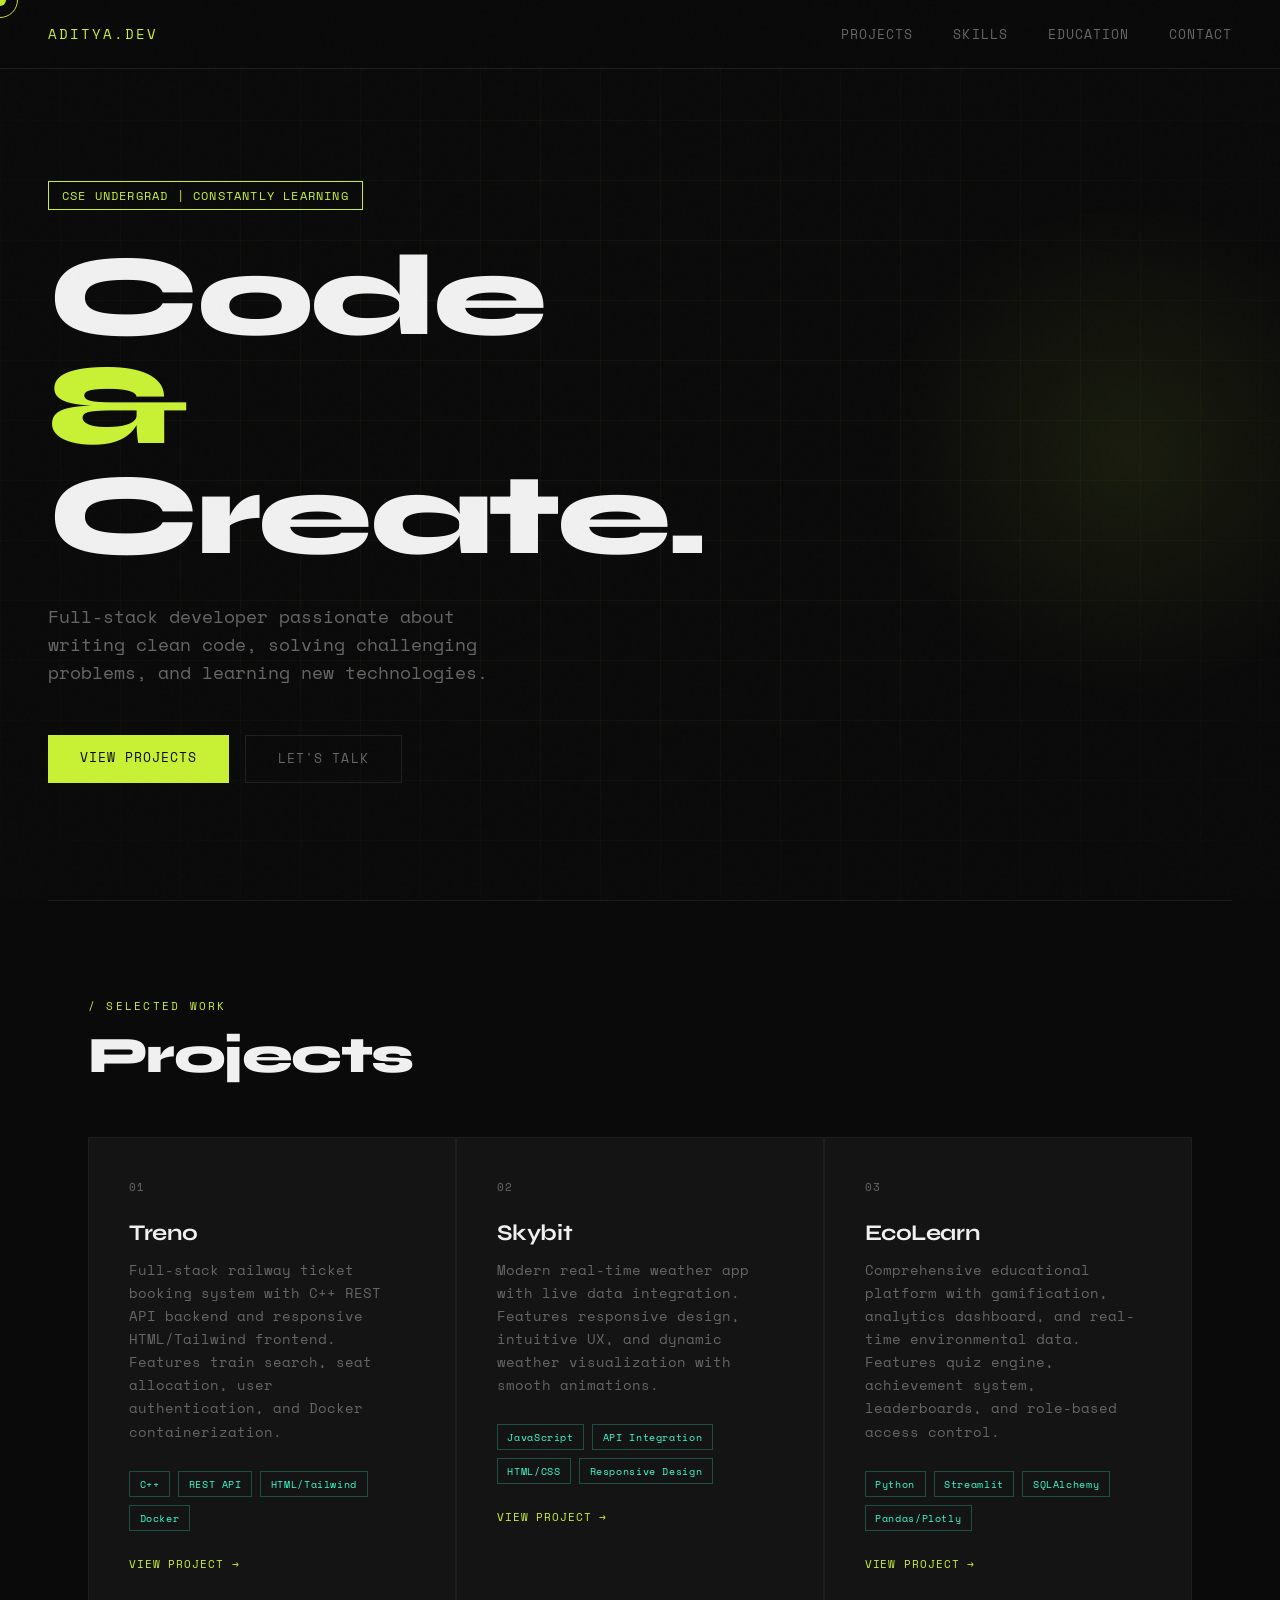
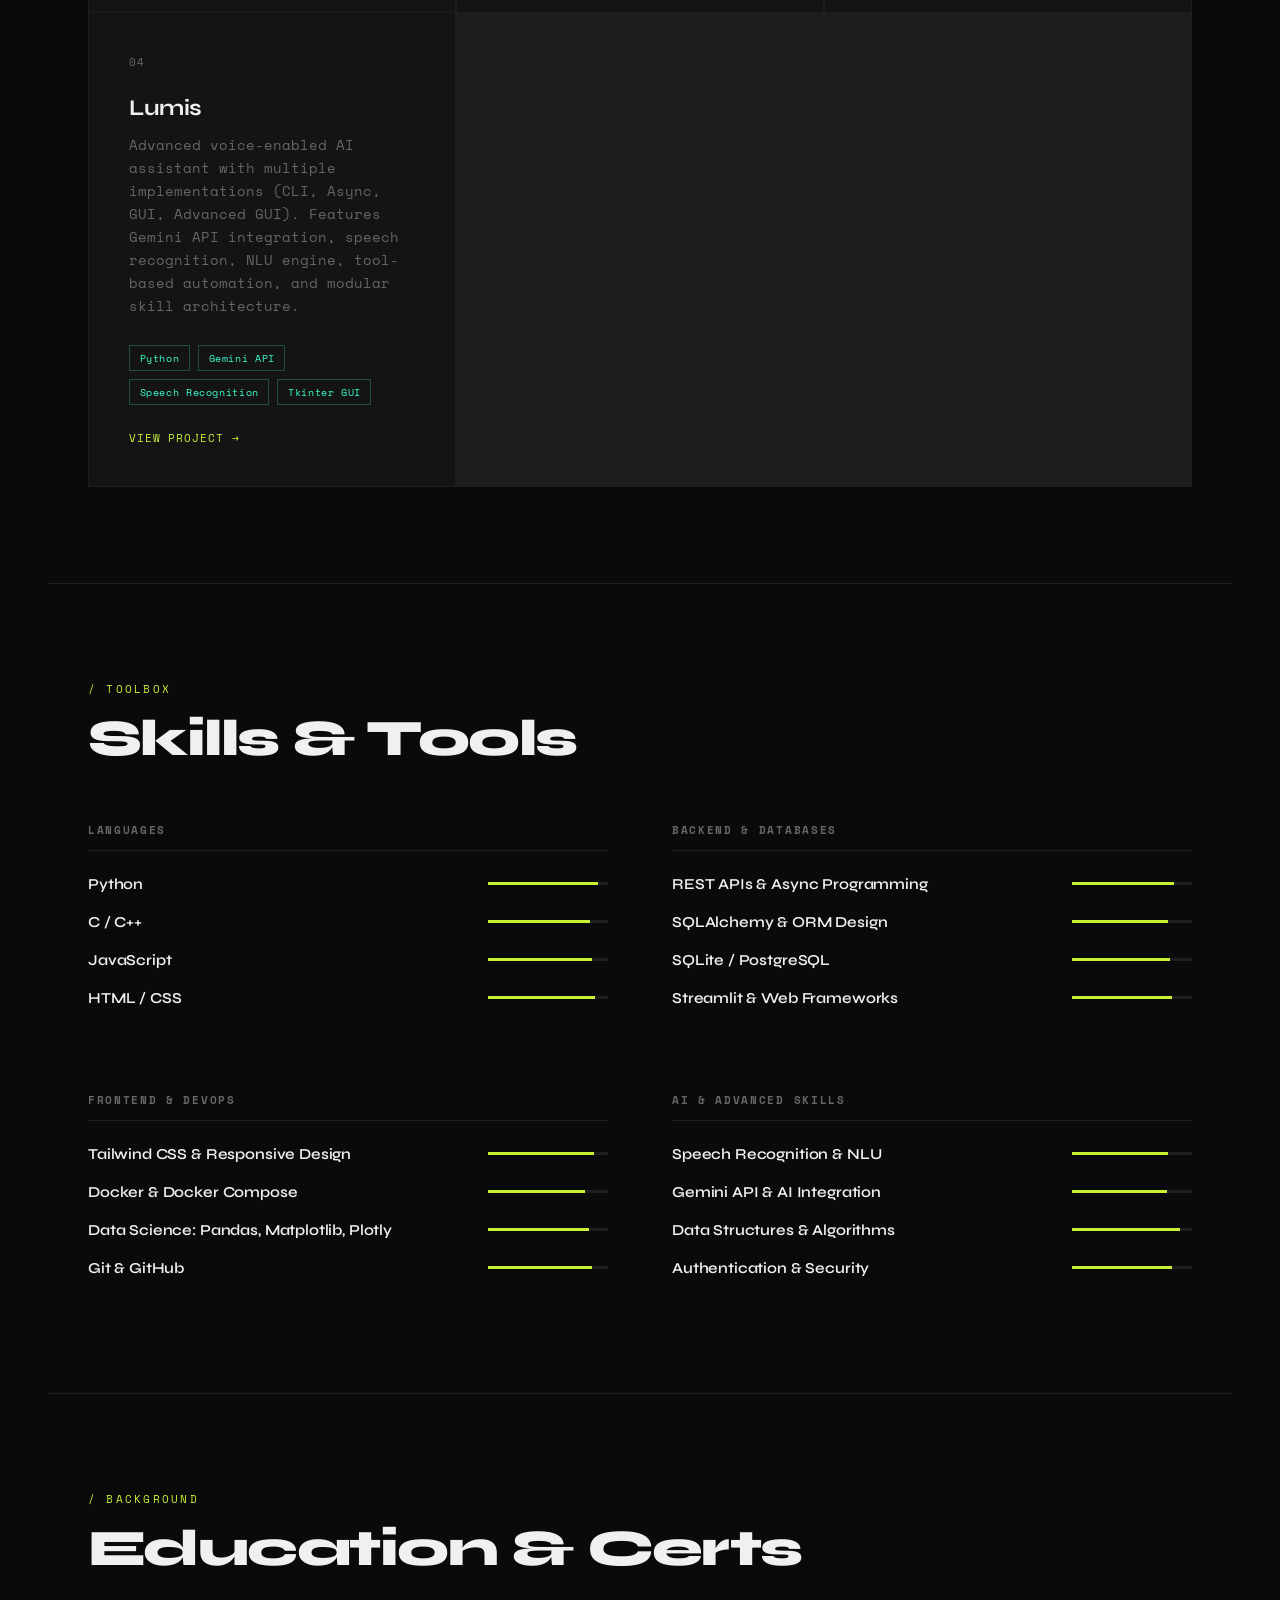
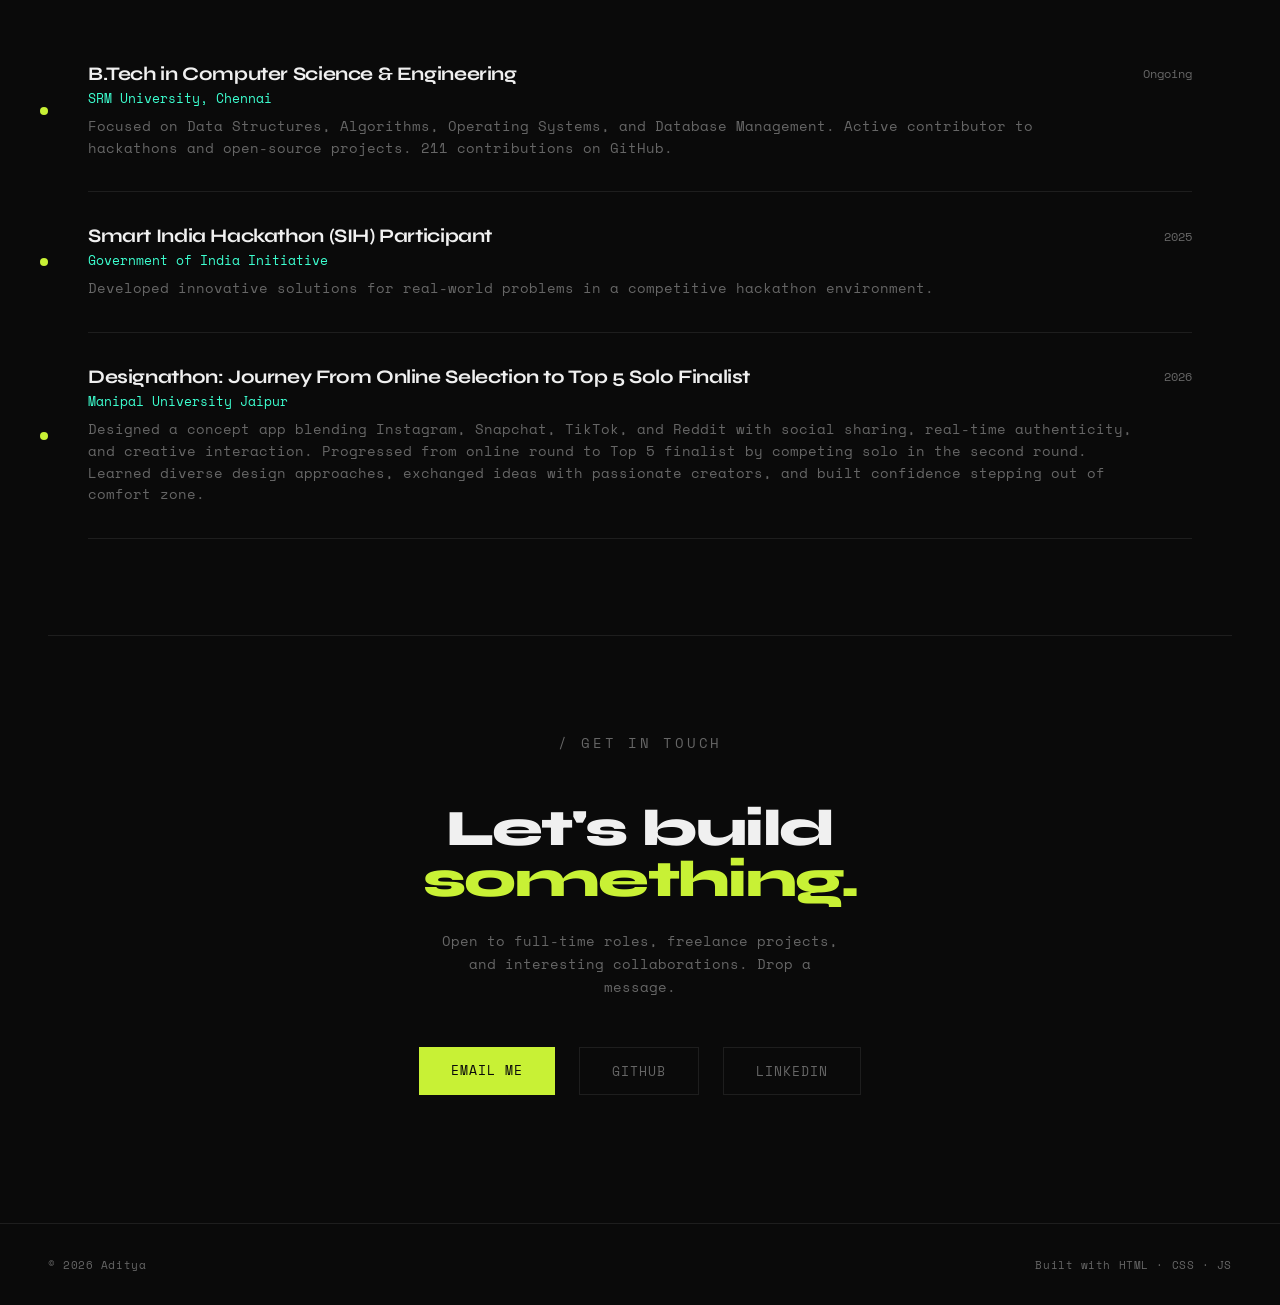
<file: index.html>
<!DOCTYPE html>
<html lang="en">
<head>
  <meta charset="UTF-8">
  <meta name="viewport" content="width=device-width, initial-scale=1.0">
  <title>Aditya</title>
  <link href="https://fonts.googleapis.com/css2?family=Space+Mono:wght@400;700&family=Syne:wght@400;600;700;800&display=swap" rel="stylesheet">
  <link rel="stylesheet" href="styles.css">
</head>
<body>

<div class="cursor" id="cursor"></div>
<div class="cursor-ring" id="cursorRing"></div>

<nav>
  <div class="nav-logo">Aditya.dev</div>
  <div class="nav-links">
    <a href="#projects">Projects</a>
    <a href="#skills">Skills</a>
    <a href="#education">Education</a>
    <a href="#contact">Contact</a>
  </div>
</nav>

<main>
  <!-- HERO -->
  <div class="hero">
    <div class="hero-grid"></div>
    <div class="blob"></div>
    <div class="hero-content">
      <span class="hero-tag">CSE Undergrad | Constantly Learning</span>
      <h1>Code<br><span>&amp;</span><br>Create.</h1>
      <p class="hero-sub">Full-stack developer passionate about writing clean code, solving challenging problems, and learning new technologies.</p>
      <div class="hero-cta">
        <a href="#projects" class="btn btn-primary">View Projects</a>
        <a href="#contact" class="btn btn-ghost">Let's Talk</a>
      </div>
    </div>
  </div>

  <hr class="divider">

  <!-- PROJECTS -->
  <section id="projects">
    <div class="reveal">
      <p class="section-label">/ Selected work</p>
      <h2 class="section-title">Projects</h2>
    </div>
    <div class="projects-grid reveal">

      <div class="project-card">
        <div class="project-num">01</div>
        <h3>Treno</h3>
        <p>Full-stack railway ticket booking system with C++ REST API backend and responsive HTML/Tailwind frontend. Features train search, seat allocation, user authentication, and Docker containerization.</p>
        <div class="project-tags">
          <span class="tag">C++</span>
          <span class="tag">REST API</span>
          <span class="tag">HTML/Tailwind</span>
          <span class="tag">Docker</span>
        </div>
        <a href="https://github.com/RaoAdii/Treno" target="_blank" class="project-link">View Project</a>
      </div>

      <div class="project-card">
        <div class="project-num">02</div>
        <h3>Skybit</h3>
        <p>Modern real-time weather app with live data integration. Features responsive design, intuitive UX, and dynamic weather visualization with smooth animations.</p>
        <div class="project-tags">
          <span class="tag">JavaScript</span>
          <span class="tag">API Integration</span>
          <span class="tag">HTML/CSS</span>
          <span class="tag">Responsive Design</span>
        </div>
        <a href="https://github.com/RaoAdii/Skybit" target="_blank" class="project-link">View Project</a>
      </div>

      <div class="project-card">
        <div class="project-num">03</div>
        <h3>EcoLearn</h3>
        <p>Comprehensive educational platform with gamification, analytics dashboard, and real-time environmental data. Features quiz engine, achievement system, leaderboards, and role-based access control.</p>
        <div class="project-tags">
          <span class="tag">Python</span>
          <span class="tag">Streamlit</span>
          <span class="tag">SQLAlchemy</span>
          <span class="tag">Pandas/Plotly</span>
        </div>
        <a href="https://github.com/RaoAdii/EcoLearn" target="_blank" class="project-link">View Project</a>
      </div>

      <div class="project-card">
        <div class="project-num">04</div>
        <h3>Lumis</h3>
        <p>Advanced voice-enabled AI assistant with multiple implementations (CLI, Async, GUI, Advanced GUI). Features Gemini API integration, speech recognition, NLU engine, tool-based automation, and modular skill architecture.</p>
        <div class="project-tags">
          <span class="tag">Python</span>
          <span class="tag">Gemini API</span>
          <span class="tag">Speech Recognition</span>
          <span class="tag">Tkinter GUI</span>
        </div>
        <a href="https://github.com/RaoAdii/Lumis" target="_blank" class="project-link">View Project</a>
      </div>

    </div>
  </section>

  <hr class="divider">

  <!-- SKILLS -->
  <section id="skills">
    <div class="reveal">
      <p class="section-label">/ Toolbox</p>
      <h2 class="section-title">Skills &amp; Tools</h2>
    </div>
    <div class="skills-wrapper reveal">
      <div class="skill-group">
        <h4>Languages</h4>
        <div class="skill-item">
          <span class="skill-name">Python</span>
          <div class="skill-bar-wrap"><div class="skill-bar" style="--w:92%"></div></div>
        </div>
        <div class="skill-item">
          <span class="skill-name">C / C++</span>
          <div class="skill-bar-wrap"><div class="skill-bar" style="--w:85%"></div></div>
        </div>
        <div class="skill-item">
          <span class="skill-name">JavaScript</span>
          <div class="skill-bar-wrap"><div class="skill-bar" style="--w:87%"></div></div>
        </div>
        <div class="skill-item">
          <span class="skill-name">HTML / CSS</span>
          <div class="skill-bar-wrap"><div class="skill-bar" style="--w:89%"></div></div>
        </div>
      </div>
      <div class="skill-group">
        <h4>Backend &amp; Databases</h4>
        <div class="skill-item">
          <span class="skill-name">REST APIs &amp; Async Programming</span>
          <div class="skill-bar-wrap"><div class="skill-bar" style="--w:85%"></div></div>
        </div>
        <div class="skill-item">
          <span class="skill-name">SQLAlchemy &amp; ORM Design</span>
          <div class="skill-bar-wrap"><div class="skill-bar" style="--w:80%"></div></div>
        </div>
        <div class="skill-item">
          <span class="skill-name">SQLite / PostgreSQL</span>
          <div class="skill-bar-wrap"><div class="skill-bar" style="--w:82%"></div></div>
        </div>
        <div class="skill-item">
          <span class="skill-name">Streamlit &amp; Web Frameworks</span>
          <div class="skill-bar-wrap"><div class="skill-bar" style="--w:83%"></div></div>
        </div>
      </div>
      <div class="skill-group">
        <h4>Frontend &amp; DevOps</h4>
        <div class="skill-item">
          <span class="skill-name">Tailwind CSS &amp; Responsive Design</span>
          <div class="skill-bar-wrap"><div class="skill-bar" style="--w:88%"></div></div>
        </div>
        <div class="skill-item">
          <span class="skill-name">Docker &amp; Docker Compose</span>
          <div class="skill-bar-wrap"><div class="skill-bar" style="--w:81%"></div></div>
        </div>
        <div class="skill-item">
          <span class="skill-name">Data Science: Pandas, Matplotlib, Plotly</span>
          <div class="skill-bar-wrap"><div class="skill-bar" style="--w:84%"></div></div>
        </div>
        <div class="skill-item">
          <span class="skill-name">Git &amp; GitHub</span>
          <div class="skill-bar-wrap"><div class="skill-bar" style="--w:87%"></div></div>
        </div>
      </div>
      <div class="skill-group">
        <h4>AI &amp; Advanced Skills</h4>
        <div class="skill-item">
          <span class="skill-name">Speech Recognition &amp; NLU</span>
          <div class="skill-bar-wrap"><div class="skill-bar" style="--w:80%"></div></div>
        </div>
        <div class="skill-item">
          <span class="skill-name">Gemini API &amp; AI Integration</span>
          <div class="skill-bar-wrap"><div class="skill-bar" style="--w:79%"></div></div>
        </div>
        <div class="skill-item">
          <span class="skill-name">Data Structures &amp; Algorithms</span>
          <div class="skill-bar-wrap"><div class="skill-bar" style="--w:90%"></div></div>
        </div>
        <div class="skill-item">
          <span class="skill-name">Authentication &amp; Security</span>
          <div class="skill-bar-wrap"><div class="skill-bar" style="--w:83%"></div></div>
        </div>
      </div>
    </div>
  </section>

  <hr class="divider">

  <!-- EDUCATION -->
  <section id="education">
    <div class="reveal">
      <p class="section-label">/ Background</p>
      <h2 class="section-title">Education &amp; Certs</h2>
    </div>
    <div class="edu-list reveal">

      <div class="edu-item">
        <div>
          <div class="edu-degree">B.Tech in Computer Science &amp; Engineering</div>
          <div class="edu-school">SRM University, Chennai</div>
          <div class="edu-desc">Focused on Data Structures, Algorithms, Operating Systems, and Database Management. Active contributor to hackathons and open-source projects. 211 contributions on GitHub.</div>
        </div>
        <div class="edu-year">Ongoing</div>
      </div>

      <div class="edu-item">
        <div>
          <div class="edu-degree">Smart India Hackathon (SIH) Participant</div>
          <div class="edu-school">Government of India Initiative</div>
          <div class="edu-desc">Developed innovative solutions for real-world problems in a competitive hackathon environment.</div>
        </div>
        <div class="edu-year">2025</div>
      </div>

      <div class="edu-item">
        <div>
          <div class="edu-degree">Designathon: Journey From Online Selection to Top 5 Solo Finalist</div>
          <div class="edu-school">Manipal University Jaipur</div>
          <div class="edu-desc">Designed a concept app blending Instagram, Snapchat, TikTok, and Reddit with social sharing, real-time authenticity, and creative interaction. Progressed from online round to Top 5 finalist by competing solo in the second round. Learned diverse design approaches, exchanged ideas with passionate creators, and built confidence stepping out of comfort zone.</div>
        </div>
        <div class="edu-year">2026</div>
      </div>

    </div>
  </section>

  <hr class="divider">

  <!-- CONTACT -->
  <section id="contact">
    <div class="reveal">
      <p class="section-label">/ Get in touch</p>
      <h2 class="section-title">Let's build<br><span style="color:var(--accent)">something.</span></h2>
      <p>Open to full-time roles, freelance projects, and interesting collaborations. Drop a message.</p>
      <div class="contact-links">
        <a href="mailto:ceaser.adi00@gmail.com" class="btn btn-primary">Email Me</a>
        <a href="https://github.com/RaoAdii" target="_blank" class="btn btn-ghost">GitHub</a>
        <a href="https://linkedin.com/in/aditya950" target="_blank" class="btn btn-ghost">LinkedIn</a>
      </div>
    </div>
  </section>
</main>

<footer>
  <span>© 2026 Aditya</span>
  <span>Built with HTML · CSS · JS</span>
</footer>

<script src="script.js"></script>
</body>
</html>
</file>
<file: styles.css>
:root {
  --bg: #0a0a0a;
  --surface: #111111;
  --border: #1e1e1e;
  --accent: #c8f135;
  --accent2: #3dffd0;
  --text: #f0f0f0;
  --muted: #666;
  --card: #141414;
}

*, *::before, *::after { box-sizing: border-box; margin: 0; padding: 0; }

html { scroll-behavior: smooth; }

body {
  background: var(--bg);
  color: var(--text);
  font-family: 'Syne', sans-serif;
  overflow-x: hidden;
  cursor: none;
}

/* Custom cursor */
.cursor {
  width: 12px; height: 12px;
  background: var(--accent);
  border-radius: 50%;
  position: fixed;
  pointer-events: none;
  z-index: 9999;
  transition: transform 0.15s ease, opacity 0.2s;
  mix-blend-mode: difference;
}
.cursor-ring {
  width: 36px; height: 36px;
  border: 1.5px solid var(--accent);
  border-radius: 50%;
  position: fixed;
  pointer-events: none;
  z-index: 9998;
  transition: transform 0.35s cubic-bezier(.23,1,.32,1), opacity 0.2s;
  mix-blend-mode: difference;
}

/* Noise overlay */
body::before {
  content: '';
  position: fixed;
  inset: 0;
  background-image: url("data:image/svg+xml,%3Csvg viewBox='0 0 256 256' xmlns='http://www.w3.org/2000/svg'%3E%3Cfilter id='noise'%3E%3CfeTurbulence type='fractalNoise' baseFrequency='0.9' numOctaves='4' stitchTiles='stitch'/%3E%3C/filter%3E%3Crect width='100%25' height='100%25' filter='url(%23noise)' opacity='0.04'/%3E%3C/svg%3E");
  pointer-events: none;
  z-index: 1000;
  opacity: 0.4;
}

/* NAV */
nav {
  position: fixed; top: 0; left: 0; right: 0;
  z-index: 100;
  padding: 1.5rem 3rem;
  display: flex; justify-content: space-between; align-items: center;
  border-bottom: 1px solid var(--border);
  background: rgba(10,10,10,0.85);
  backdrop-filter: blur(12px);
}
.nav-logo {
  font-family: 'Space Mono', monospace;
  font-size: 0.85rem;
  color: var(--accent);
  letter-spacing: 0.15em;
  text-transform: uppercase;
}
.nav-links { display: flex; gap: 2.5rem; }
.nav-links a {
  color: var(--muted);
  text-decoration: none;
  font-size: 0.8rem;
  font-family: 'Space Mono', monospace;
  letter-spacing: 0.08em;
  text-transform: uppercase;
  transition: color 0.2s;
}
.nav-links a:hover { color: var(--accent); }

/* HERO */
.hero {
  min-height: 100vh;
  display: flex; align-items: center;
  padding: 8rem 3rem 4rem;
  position: relative;
  overflow: hidden;
}
.hero-grid {
  position: absolute; inset: 0;
  background-image:
    linear-gradient(rgba(200,241,53,0.04) 1px, transparent 1px),
    linear-gradient(90deg, rgba(200,241,53,0.04) 1px, transparent 1px);
  background-size: 60px 60px;
  mask-image: radial-gradient(ellipse 80% 80% at 50% 50%, black 30%, transparent 100%);
}
.hero-content { max-width: 900px; position: relative; z-index: 1; }
.hero-tag {
  display: inline-block;
  font-family: 'Space Mono', monospace;
  font-size: 0.75rem;
  color: var(--accent);
  border: 1px solid var(--accent);
  padding: 0.3rem 0.8rem;
  letter-spacing: 0.1em;
  text-transform: uppercase;
  margin-bottom: 2rem;
  opacity: 0;
  animation: fadeUp 0.6s 0.2s forwards;
}
.hero h1 {
  font-size: clamp(3.5rem, 9vw, 8rem);
  font-weight: 800;
  line-height: 0.95;
  letter-spacing: -0.03em;
  margin-bottom: 2rem;
  opacity: 0;
  animation: fadeUp 0.7s 0.4s forwards;
}
.hero h1 span { color: var(--accent); }
.hero-sub {
  font-size: 1.1rem;
  color: var(--muted);
  max-width: 480px;
  line-height: 1.6;
  margin-bottom: 3rem;
  opacity: 0;
  animation: fadeUp 0.7s 0.6s forwards;
  font-family: 'Space Mono', monospace;
}
.hero-cta {
  display: flex; gap: 1rem; flex-wrap: wrap;
  opacity: 0;
  animation: fadeUp 0.7s 0.8s forwards;
}
.btn {
  padding: 0.85rem 2rem;
  font-family: 'Space Mono', monospace;
  font-size: 0.8rem;
  letter-spacing: 0.08em;
  text-transform: uppercase;
  text-decoration: none;
  transition: all 0.2s;
  cursor: none;
  border: none;
  display: inline-block;
}
.btn-primary {
  background: var(--accent);
  color: #0a0a0a;
}
.btn-primary:hover { background: #d4f545; transform: translateY(-2px); }
.btn-ghost {
  border: 1px solid var(--border);
  color: var(--muted);
  background: transparent;
}
.btn-ghost:hover { border-color: var(--accent); color: var(--accent); transform: translateY(-2px); }

/* Floating accent blob */
.blob {
  position: absolute;
  right: -100px; top: 50%;
  transform: translateY(-50%);
  width: 500px; height: 500px;
  background: radial-gradient(circle at center, rgba(200,241,53,0.08) 0%, transparent 70%);
  border-radius: 50%;
  pointer-events: none;
  animation: pulse 4s ease-in-out infinite;
}

/* SECTIONS */
section { padding: 6rem 3rem; max-width: 1200px; margin: 0 auto; }
.section-label {
  font-family: 'Space Mono', monospace;
  font-size: 0.7rem;
  color: var(--accent);
  letter-spacing: 0.2em;
  text-transform: uppercase;
  margin-bottom: 1rem;
}
.section-title {
  font-size: clamp(2rem, 4vw, 3.5rem);
  font-weight: 800;
  line-height: 1;
  letter-spacing: -0.03em;
  margin-bottom: 3.5rem;
}

/* PROJECTS */
.projects-grid {
  display: grid;
  grid-template-columns: repeat(auto-fill, minmax(340px, 1fr));
  gap: 1.5px;
  background: var(--border);
  border: 1.5px solid var(--border);
}
.project-card {
  background: var(--card);
  padding: 2.5rem;
  position: relative;
  overflow: hidden;
  transition: background 0.25s;
}
.project-card::before {
  content: '';
  position: absolute;
  top: 0; left: 0; right: 0;
  height: 2px;
  background: var(--accent);
  transform: scaleX(0);
  transform-origin: left;
  transition: transform 0.3s ease;
}
.project-card:hover::before { transform: scaleX(1); }
.project-card:hover { background: #1a1a1a; }
.project-num {
  font-family: 'Space Mono', monospace;
  font-size: 0.7rem;
  color: var(--muted);
  margin-bottom: 1.5rem;
  letter-spacing: 0.1em;
}
.project-card h3 {
  font-size: 1.4rem;
  font-weight: 700;
  margin-bottom: 0.75rem;
  letter-spacing: -0.02em;
}
.project-card p {
  color: var(--muted);
  font-size: 0.9rem;
  line-height: 1.6;
  margin-bottom: 1.75rem;
  font-family: 'Space Mono', monospace;
}
.project-tags { display: flex; flex-wrap: wrap; gap: 0.5rem; }
.tag {
  font-family: 'Space Mono', monospace;
  font-size: 0.65rem;
  color: var(--accent2);
  border: 1px solid rgba(61,255,208,0.25);
  padding: 0.25rem 0.6rem;
  letter-spacing: 0.06em;
}
.project-link {
  display: inline-block;
  margin-top: 1.5rem;
  font-family: 'Space Mono', monospace;
  font-size: 0.7rem;
  color: var(--accent);
  text-decoration: none;
  letter-spacing: 0.08em;
  text-transform: uppercase;
  transition: gap 0.2s;
}
.project-link::after { content: ' →'; }
.project-link:hover { letter-spacing: 0.15em; }

/* SKILLS */
.skills-wrapper {
  display: grid;
  grid-template-columns: 1fr 1fr;
  gap: 4rem;
}
.skill-group h4 {
  font-family: 'Space Mono', monospace;
  font-size: 0.7rem;
  letter-spacing: 0.15em;
  text-transform: uppercase;
  color: var(--muted);
  margin-bottom: 1.5rem;
  padding-bottom: 0.75rem;
  border-bottom: 1px solid var(--border);
}
.skill-item {
  display: flex; justify-content: space-between; align-items: center;
  margin-bottom: 1.25rem;
}
.skill-name {
  font-size: 0.95rem;
  font-weight: 600;
  letter-spacing: -0.01em;
}
.skill-bar-wrap {
  width: 120px; height: 3px;
  background: var(--border);
  position: relative;
  overflow: hidden;
}
.skill-bar {
  height: 100%;
  background: var(--accent);
  width: 0;
  transition: width 1.2s cubic-bezier(.23,1,.32,1);
}
.skill-bar.animate { width: var(--w); }

/* EDUCATION */
.edu-list { display: flex; flex-direction: column; gap: 0; }
.edu-item {
  display: grid;
  grid-template-columns: 1fr auto;
  gap: 1rem;
  padding: 2rem 0;
  border-bottom: 1px solid var(--border);
  position: relative;
}
.edu-item::before {
  content: '';
  position: absolute; left: -3rem; top: 50%;
  transform: translateY(-50%);
  width: 8px; height: 8px;
  background: var(--accent);
  border-radius: 50%;
}
.edu-degree {
  font-size: 1.2rem;
  font-weight: 700;
  letter-spacing: -0.02em;
  margin-bottom: 0.25rem;
}
.edu-school {
  font-family: 'Space Mono', monospace;
  font-size: 0.8rem;
  color: var(--accent2);
}
.edu-year {
  font-family: 'Space Mono', monospace;
  font-size: 0.75rem;
  color: var(--muted);
  text-align: right;
  white-space: nowrap;
  padding-top: 0.2rem;
}
.edu-desc {
  font-size: 0.85rem;
  color: var(--muted);
  margin-top: 0.5rem;
  line-height: 1.6;
  font-family: 'Space Mono', monospace;
  grid-column: 1 / -1;
}

/* CONTACT */
#contact { text-align: center; padding: 6rem 3rem 8rem; }
#contact .section-title { margin-bottom: 1.5rem; }
#contact p {
  color: var(--muted);
  font-family: 'Space Mono', monospace;
  font-size: 0.85rem;
  margin-bottom: 3rem;
  max-width: 400px;
  margin-left: auto; margin-right: auto;
  line-height: 1.7;
}
.contact-links { display: flex; gap: 1.5rem; justify-content: center; flex-wrap: wrap; }

/* FOOTER */
footer {
  border-top: 1px solid var(--border);
  padding: 2rem 3rem;
  display: flex; justify-content: space-between; align-items: center;
  font-family: 'Space Mono', monospace;
  font-size: 0.7rem;
  color: var(--muted);
  letter-spacing: 0.05em;
}

/* ANIMATIONS */
@keyframes fadeUp {
  from { opacity: 0; transform: translateY(30px); }
  to   { opacity: 1; transform: translateY(0); }
}
@keyframes pulse {
  0%, 100% { transform: translateY(-50%) scale(1); opacity: 1; }
  50%       { transform: translateY(-50%) scale(1.1); opacity: 0.7; }
}

.reveal {
  opacity: 0; transform: translateY(40px);
  transition: opacity 0.7s ease, transform 0.7s ease;
}
.reveal.visible { opacity: 1; transform: none; }

/* DIVIDER */
.divider {
  border: none;
  border-top: 1px solid var(--border);
  margin: 0 3rem;
}

@media (max-width: 768px) {
  nav { padding: 1rem 1.5rem; }
  .nav-links { gap: 1.5rem; }
  section { padding: 4rem 1.5rem; }
  .skills-wrapper { grid-template-columns: 1fr; gap: 2.5rem; }
  .hero { padding: 7rem 1.5rem 3rem; }
  footer { padding: 1.5rem; flex-direction: column; gap: 0.5rem; }
  .divider { margin: 0 1.5rem; }
  .edu-item::before { display: none; }
  .edu-item { grid-template-columns: 1fr; }
  .edu-year { text-align: left; }
}
</file>
